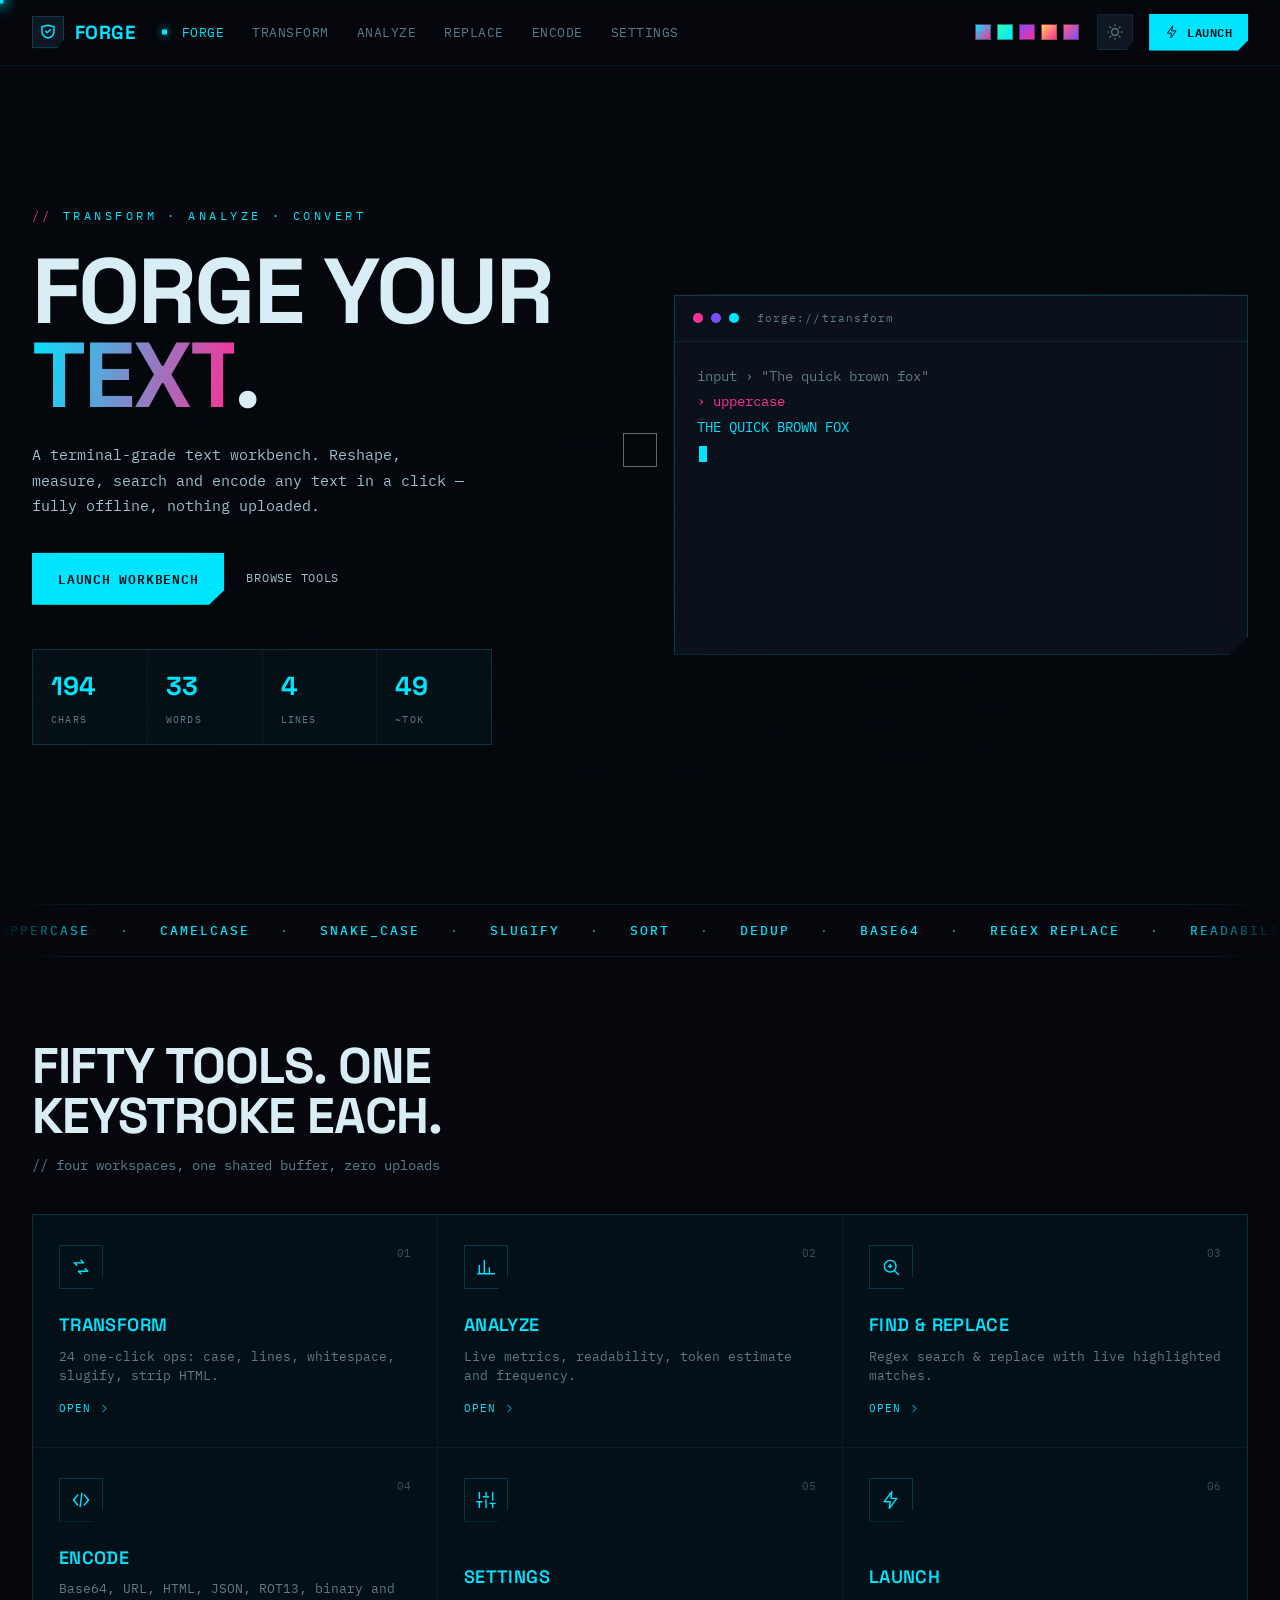
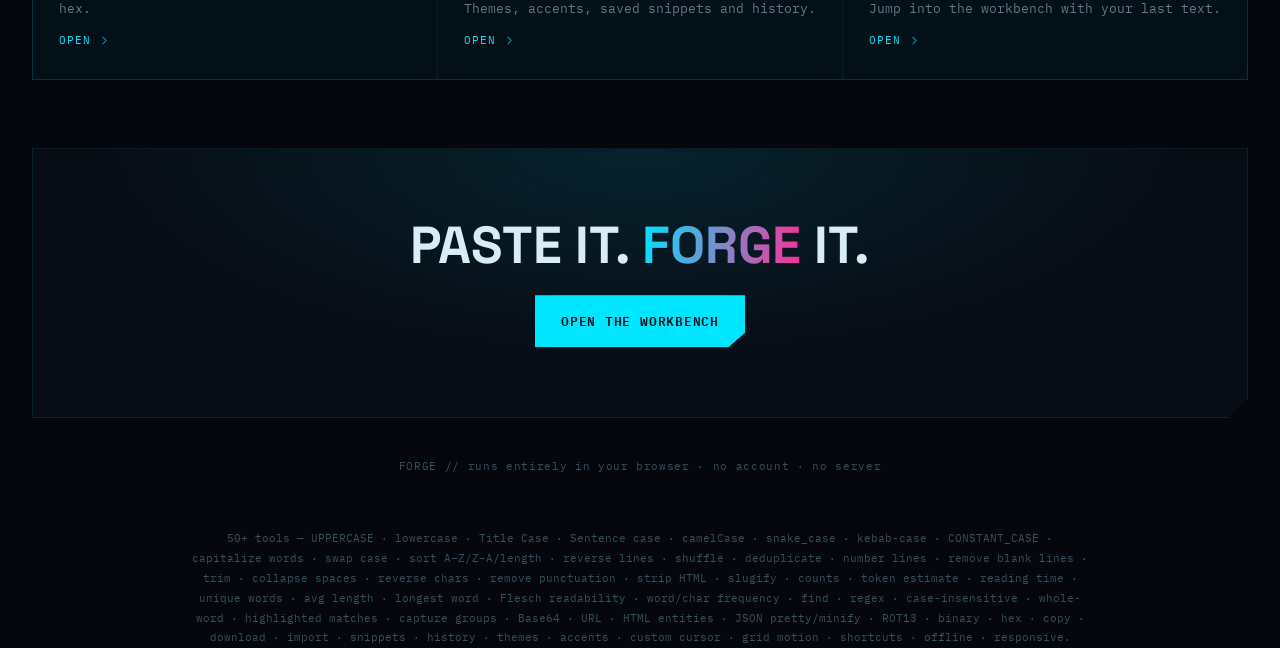
<file: index.html>
<!doctype html><html lang="en" data-theme="dark"><head>
<meta charset="utf-8"><meta name="viewport" content="width=device-width,initial-scale=1,viewport-fit=cover">
<title>Forge — text workbench</title>
<meta name="description" content="A terminal-grade text workbench: transform, analyze, find & replace and encode/convert text. 50+ tools, fully offline in your browser.">
<link rel="preconnect" href="https://fonts.googleapis.com"><link rel="preconnect" href="https://fonts.gstatic.com" crossorigin>
<link rel="stylesheet" href="https://fonts.googleapis.com/css2?family=Space+Grotesk:wght@500;600;700&family=IBM+Plex+Mono:wght@400;500;600&display=swap">
<link rel="stylesheet" href="forge.css">
<style>
.home{position:relative;z-index:3}
.hero2{min-height:calc(100vh - 62px);display:flex;align-items:center;padding:20px 0 40px}
.hero2-in{max-width:1280px;margin:0 auto;padding:0 32px;display:grid;grid-template-columns:1.02fr .98fr;gap:44px;align-items:center;width:100%}
@media(max-width:980px){.hero2-in{grid-template-columns:1fr;gap:28px;padding:0 20px}.hero2{min-height:auto;padding:36px 0}}
.kicker{display:inline-flex;align-items:center;gap:10px;font-family:var(--mono);font-size:11.5px;letter-spacing:.3em;text-transform:uppercase;color:var(--acc);margin-bottom:24px}
.kicker::before{content:"//";color:var(--acc2)}
.hero2 h1{font-family:var(--disp);font-weight:700;font-size:clamp(46px,7.2vw,104px);line-height:.92;letter-spacing:-.02em;text-transform:uppercase}
.hero2 h1 .g{color:transparent;background:linear-gradient(100deg,var(--acc),var(--acc2));-webkit-background-clip:text;background-clip:text}
.hero2 p{margin-top:24px;max-width:440px;font-size:15px;line-height:1.7;color:var(--ink2)}
.cta-row{margin-top:34px;display:flex;align-items:center;gap:14px;flex-wrap:wrap}
.btn-xl{display:inline-flex;align-items:center;gap:11px;background:var(--acc);color:#021018;font-family:var(--mono);font-weight:600;font-size:13px;letter-spacing:.06em;text-transform:uppercase;padding:16px 26px;clip-path:polygon(0 0,100% 0,100% 72%,92% 100%,0 100%);box-shadow:0 0 30px -8px var(--acc);transition:transform .3s}
.btn-xl:hover{transform:translateY(-2px)}
.btn-ghost{color:var(--ink2);font-family:var(--mono);font-size:12px;letter-spacing:.06em;text-transform:uppercase;padding:14px 8px}
.btn-ghost:hover{color:var(--acc)}
.metastrip{margin-top:44px;display:flex;gap:1px;background:var(--hair);border:1px solid var(--hair);max-width:460px}
.metastrip .m{flex:1;padding:16px 18px;background:color-mix(in srgb,var(--bg) 60%,transparent)}
.metastrip .m .n{font-family:var(--disp);font-weight:700;font-size:26px;color:var(--acc)}
.metastrip .m .l{font-family:var(--mono);font-size:10px;letter-spacing:.12em;text-transform:uppercase;color:var(--mut);margin-top:6px}
/* terminal visual */
.term{position:relative;background:var(--panelsolid);border:1px solid var(--glassbrd);box-shadow:0 0 60px -20px var(--acc);clip-path:polygon(0 0,100% 0,100% calc(100% - 18px),calc(100% - 18px) 100%,0 100%);min-height:360px}
.term .tbar{display:flex;align-items:center;gap:8px;padding:14px 18px;border-bottom:1px solid var(--hair)}
.term .tbar i{width:10px;height:10px;border-radius:50%;background:var(--panel2);border:1px solid var(--hair)}
.term .tbar i:first-child{background:var(--acc2)}.term .tbar i:nth-child(2){background:var(--amb)}.term .tbar i:nth-child(3){background:var(--acc)}
.term .tbar span{margin-left:10px;font-family:var(--mono);font-size:11px;color:var(--mut);letter-spacing:.1em}
.term .tbody{padding:22px;font-family:var(--mono);font-size:13.5px;line-height:1.9}
.term .tin{color:var(--mut)}
.term .top{color:var(--acc2)}
.term .tout{color:var(--acc)}
.term .cur{display:inline-block;width:8px;height:16px;background:var(--acc);vertical-align:text-bottom;animation:blink 1s step-end infinite;margin-left:2px}
@keyframes blink{50%{opacity:0}}
.marquee2{border-top:1px solid var(--hair);border-bottom:1px solid var(--hair);overflow:hidden;padding:16px 0;-webkit-mask:linear-gradient(90deg,transparent,#000 8%,#000 92%,transparent)}
.marq-track{display:flex;width:max-content;animation:marq 26s linear infinite;font-family:var(--mono);font-size:12.5px;letter-spacing:.16em;text-transform:uppercase;color:var(--mut)}
.marq-track span{display:flex;align-items:center;gap:30px;padding-right:30px}
.marq-track b{color:var(--acc);font-weight:500}
@keyframes marq{to{transform:translateX(-50%)}}
@media(prefers-reduced-motion:reduce){.marq-track{animation:none}}
.feat2{max-width:1280px;margin:0 auto;padding:84px 32px 40px}
@media(max-width:980px){.feat2{padding:52px 20px 20px}}
.feat2-head{margin-bottom:38px;max-width:620px}
.feat2-head h2{font-family:var(--disp);font-weight:700;font-size:clamp(28px,4.2vw,50px);line-height:1;letter-spacing:-.02em;text-transform:uppercase}
.feat2-head p{color:var(--mut);font-size:13.5px;margin-top:14px;font-family:var(--mono)}
.feat2-grid{display:grid;grid-template-columns:repeat(3,1fr);gap:1px;background:var(--hair);border:1px solid var(--hair)}
@media(max-width:820px){.feat2-grid{grid-template-columns:1fr 1fr}}
@media(max-width:520px){.feat2-grid{grid-template-columns:1fr}}
.fcell{position:relative;padding:30px 26px;background:color-mix(in srgb,var(--bg) 60%,transparent);backdrop-filter:var(--glass);min-height:210px;display:flex;flex-direction:column;transition:background .35s}
.fcell:hover{background:#00e5ff0a}
.fcell .fi{width:44px;height:44px;display:grid;place-items:center;color:var(--acc);border:1px solid var(--glassbrd);margin-bottom:auto;clip-path:polygon(0 0,100% 0,100% 72%,78% 100%,0 100%)}
.fcell .fx{position:absolute;top:30px;right:26px;font-family:var(--mono);font-size:11px;color:var(--dim)}
.fcell h3{font-family:var(--disp);font-weight:600;font-size:18px;text-transform:uppercase;letter-spacing:.02em;margin-top:22px}
.fcell p{color:var(--mut);font-size:12.5px;line-height:1.55;margin-top:8px}
.fcell .go{font-family:var(--mono);font-size:11px;letter-spacing:.08em;text-transform:uppercase;color:var(--acc);margin-top:14px;display:flex;align-items:center;gap:7px}
.fcell .go .ic{transition:transform .35s}.fcell:hover .go .ic{transform:translateX(5px)}
.cta2{max-width:1280px;margin:28px auto 0;padding:0 32px}
.cta2-in{position:relative;overflow:hidden;border:1px solid var(--hair);padding:70px 40px;text-align:center;background:var(--panel);backdrop-filter:var(--glass);clip-path:polygon(0 0,100% 0,100% calc(100% - 20px),calc(100% - 20px) 100%,0 100%)}
.cta2-in::before{content:"";position:absolute;inset:0;background:radial-gradient(80% 140% at 50% 0%,#00e5ff1c,transparent 60%)}
.cta2-in h2{position:relative;font-family:var(--disp);font-weight:700;font-size:clamp(28px,4.4vw,52px);line-height:1;text-transform:uppercase}
.cta2-in h2 .g{color:transparent;background:linear-gradient(100deg,var(--acc),var(--acc2));-webkit-background-clip:text;background-clip:text}
.cta2-in .btn-xl{position:relative;margin-top:24px}
.feat{padding-top:40px}
</style>
</head><body>
<div id="topbar"></div>
<main class="home">
  <section class="hero2">
    <div class="hero2-in">
      <div class="hero2-copy reveal">
        <div class="kicker">transform · analyze · convert</div>
        <h1>Forge your <span class="g">text</span>.</h1>
        <p>A terminal-grade text workbench. Reshape, measure, search and encode any text in a click — fully offline, nothing uploaded.</p>
        <div class="cta-row"><a class="btn-xl" href="transform.html" data-mag>Launch workbench</a><a class="btn-ghost" href="analyze.html">browse tools</a></div>
        <div class="metastrip" id="meta"></div>
      </div>
      <div class="hero2-visual reveal">
        <div class="term"><div class="tbar"><i></i><i></i><i></i><span>forge://transform</span></div>
          <div class="tbody"><div class="tin">input › "The quick brown fox"</div><div class="top" id="tOp">› uppercase</div><div class="tout" id="tOut"></div><span class="cur"></span></div>
        </div>
      </div>
    </div>
  </section>
  <div class="marquee2"><div class="marq-track" id="marq"></div></div>
  <section class="feat2">
    <div class="feat2-head reveal"><h2>Fifty tools. One keystroke each.</h2><p>// four workspaces, one shared buffer, zero uploads</p></div>
    <div class="feat2-grid" id="fgrid"></div>
  </section>
  <section class="cta2"><div class="cta2-in reveal"><h2>Paste it. <span class="g">Forge</span> it.</h2><a class="btn-xl" href="transform.html" data-mag>Open the workbench</a></div></section>
  <div class="foot">FORGE // runs entirely in your browser · no account · no server</div>
  <div class="feat" id="featlist"></div>
</main>
<script src="forge.js"></script>
<script>
window.initPage=function(){
  const a=analyzeText(S.last||'');
  $('meta').innerHTML=[['chars',a.chars],['words',a.words],['lines',a.lines],['~tok',a.tokens]].map(([l,n])=>'<div class="m"><div class="n">'+n+'</div><div class="l">'+l+'</div></div>').join('');
  const names=['UPPERCASE','camelCase','snake_case','slugify','sort','dedup','Base64','regex replace','readability','ROT13','hex','strip HTML'];
  $('marq').innerHTML='<span>'+names.map(t=>'<b>'+t+'</b>').join(' · ')+' · </span><span>'+names.map(t=>'<b>'+t+'</b>').join(' · ')+' · </span>';
  const F=[['transform.html','transform','Transform','24 one-click ops: case, lines, whitespace, slugify, strip HTML.'],['analyze.html','analyze','Analyze','Live metrics, readability, token estimate and frequency.'],['replace.html','replace','Find & Replace','Regex search & replace with live highlighted matches.'],['encode.html','encode','Encode','Base64, URL, HTML, JSON, ROT13, binary and hex.'],['settings.html','settings','Settings','Themes, accents, saved snippets and history.'],['transform.html','bolt','Launch','Jump into the workbench with your last text.']];
  $('fgrid').innerHTML=F.map(([h,ic,t,d],i)=>'<a class="fcell" href="'+h+'"><div class="fi">'+icon(ic,20)+'</div><div class="fx">0'+(i+1)+'</div><h3>'+t+'</h3><p>'+d+'</p><div class="go">Open '+icon('chevron',13)+'</div></a>').join('');
  $('featlist').textContent='50+ tools — UPPERCASE · lowercase · Title Case · Sentence case · camelCase · snake_case · kebab-case · CONSTANT_CASE · capitalize words · swap case · sort A–Z/Z–A/length · reverse lines · shuffle · deduplicate · number lines · remove blank lines · trim · collapse spaces · reverse chars · remove punctuation · strip HTML · slugify · counts · token estimate · reading time · unique words · avg length · longest word · Flesch readability · word/char frequency · find · regex · case-insensitive · whole-word · highlighted matches · capture groups · Base64 · URL · HTML entities · JSON pretty/minify · ROT13 · binary · hex · copy · download · import · snippets · history · themes · accents · custom cursor · grid motion · shortcuts · offline · responsive.';
  runTerminal();
};
function runTerminal(){const ops=[['uppercase','upper'],['camelCase','camel'],['snake_case','snake'],['slugify','slug'],['CONSTANT_CASE','constant'],['reverse characters','revChars'],['Base64 encode',null]];
  const base='The quick brown fox';let idx=0;const reduceM=matchMedia('(prefers-reduced-motion: reduce)').matches;
  function show(text){const out=$('tOut');if(!out)return;if(reduceM){out.textContent=text;return;}out.textContent='';let i=0;(function type(){if(i<=text.length){out.textContent=text.slice(0,i);i++;setTimeout(type,18);}})();}
  function cycle(){const [label,id]=ops[idx%ops.length];const op=$('tOp');if(op)op.textContent='› '+label;const res=id?TFMAP[id].fn(base):CONV.b64enc(base);show(res);idx++;}
  cycle();if(!reduceM)setInterval(cycle,2600);
}
</script>
</body></html>
</file>
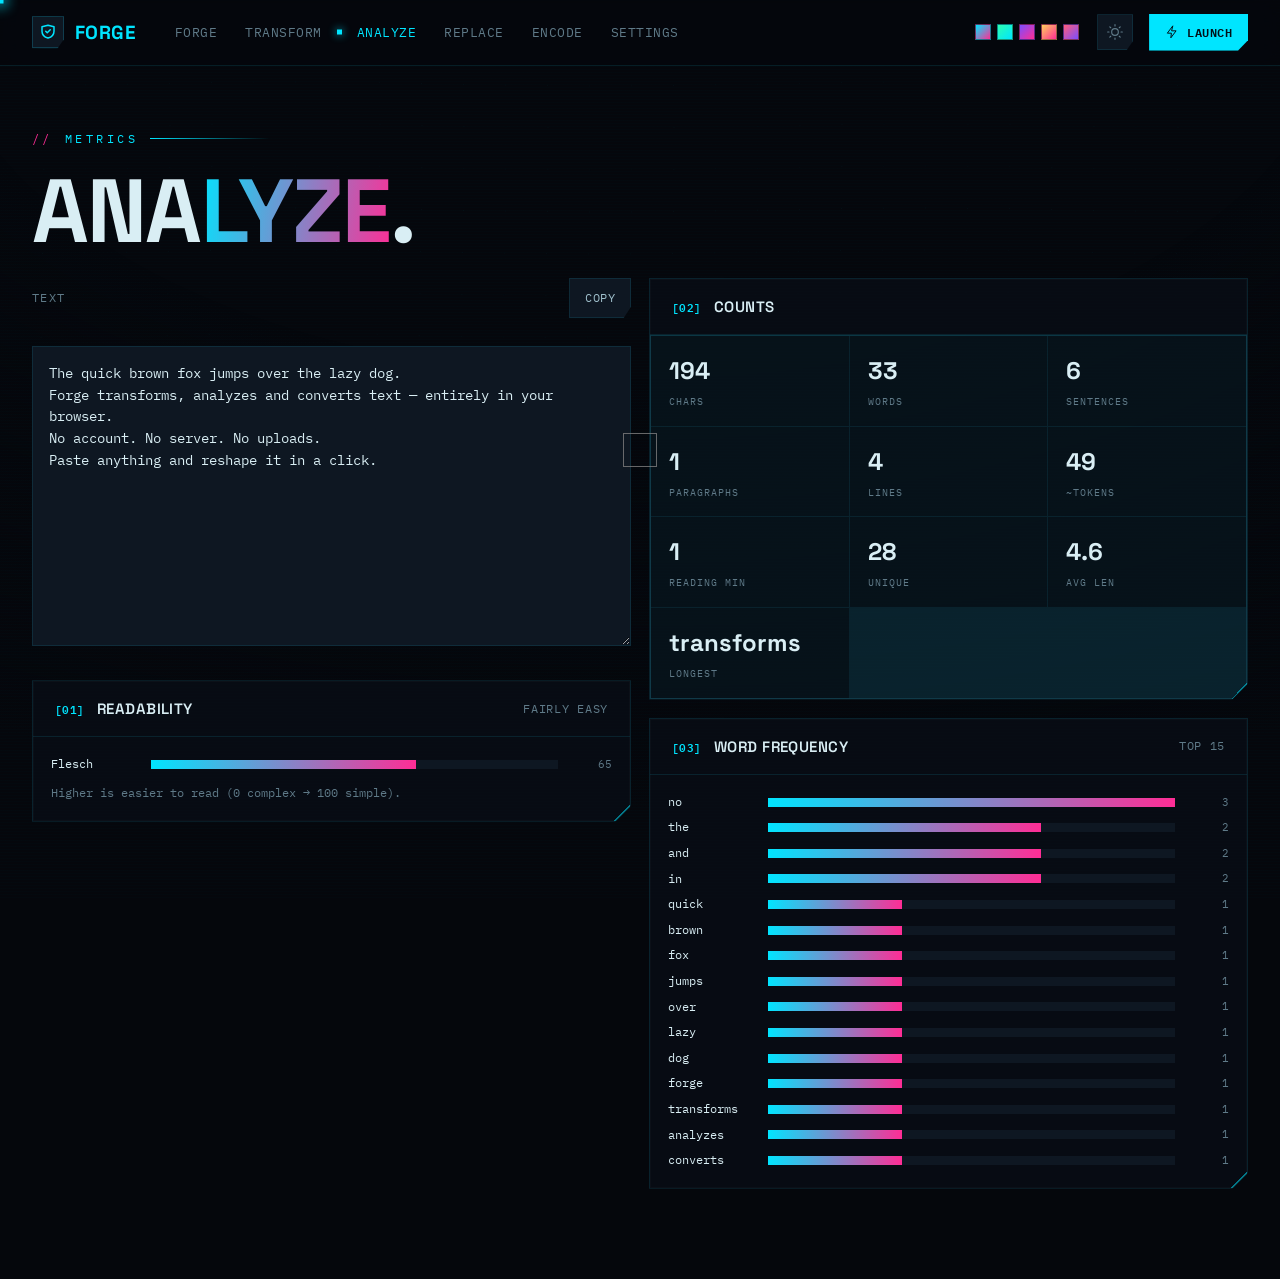
<file: analyze.html>
<!doctype html><html lang="en" data-theme="dark"><head>
<meta charset="utf-8"><meta name="viewport" content="width=device-width,initial-scale=1,viewport-fit=cover">
<title>Forge — Analyze</title>
<meta name="description" content="Live text metrics: counts, readability, token estimate and frequency tables.">
<link rel="preconnect" href="https://fonts.googleapis.com"><link rel="preconnect" href="https://fonts.gstatic.com" crossorigin>
<link rel="stylesheet" href="https://fonts.googleapis.com/css2?family=Space+Grotesk:wght@500;600;700&family=IBM+Plex+Mono:wght@400;500;600&display=swap">
<link rel="stylesheet" href="forge.css">
</head><body>
<div id="topbar"></div>
<main class="shell"><div class="page">
  <section class="phead" style="padding-bottom:24px">
    <div class="eyebrow">metrics</div>
    <h1>Ana<span class="g">lyze</span>.</h1>
  </section>
  <div class="grid2">
    <div class="col">
      <div class="panelhead"><span class="t">Text</span><div class="acts"><button class="btn" id="cp" data-press>Copy</button></div></div>
      <textarea class="ta" id="inp" placeholder="Paste text to analyze…"></textarea>
      <section class="card" style="margin-top:16px"><div class="ch"><h2>Readability</h2><span class="k" id="fleschLabel"></span></div>
        <div style="padding:18px"><div class="frow"><span class="w">Flesch</span><span class="b"><i id="fleschBar" style="width:0"></i></span><span class="v" id="fleschV">0</span></div>
        <div class="sd" style="color:var(--mut);font-size:12px;margin-top:10px;font-family:var(--mono)" id="fleschDesc"></div></div>
      </section>
    </div>
    <div class="col">
      <section class="card"><div class="ch"><h2>Counts</h2></div><div style="padding:0"><div class="metrics" id="metrics"></div></div></section>
      <section class="card"><div class="ch"><h2>Word frequency</h2><span class="k">top 15</span></div><div style="padding:18px"><div class="freq" id="freq"></div></div></section>
    </div>
  </div>
</div></main>
<script src="forge.js"></script>
<script>
function render(){const s=$('inp').value;const a=analyzeText(s);
  $('metrics').innerHTML=[['chars',a.chars],['words',a.words],['sentences',a.sentences],['paragraphs',a.paragraphs],['lines',a.lines],['~tokens',a.tokens],['reading min',a.reading],['unique',a.unique],['avg len',a.avg],['longest',a.longest||'—'],['','']].filter(x=>x[0]).map(([l,n])=>'<div class="metric"><div class="n">'+n+'</div><div class="l">'+l+'</div></div>').join('');
  $('fleschV').textContent=a.flesch;const fl=['very hard','hard','fairly hard','standard','fairly easy','easy','very easy'][Math.min(6,Math.floor(a.flesch/15))];
  $('fleschLabel').textContent=fl;$('fleschDesc').textContent='Higher is easier to read (0 complex → 100 simple).';
  requestAnimationFrame(()=>{$('fleschBar').style.width=a.flesch+'%';});
  const fq=wordFreq(s,15);const max=fq[0]?fq[0][1]:1;
  $('freq').innerHTML=fq.length?fq.map(([w,c])=>'<div class="frow"><span class="w">'+esc(w)+'</span><span class="b"><i style="width:0" data-w="'+Math.round(c/max*100)+'%"></i></span><span class="v">'+c+'</span></div>').join(''):'<div class="empty">No words yet.</div>';
  requestAnimationFrame(()=>document.querySelectorAll('#freq .b i').forEach(i=>i.style.width=i.dataset.w));
}
window.initPage=function(){
  $('inp').value=S.last||'';
  $('inp').addEventListener('input',()=>{S.last=$('inp').value;save();render();});
  $('cp').onclick=()=>copyText($('inp').value,'Text copied');
  render();
};
</script>
</body></html>
</file>
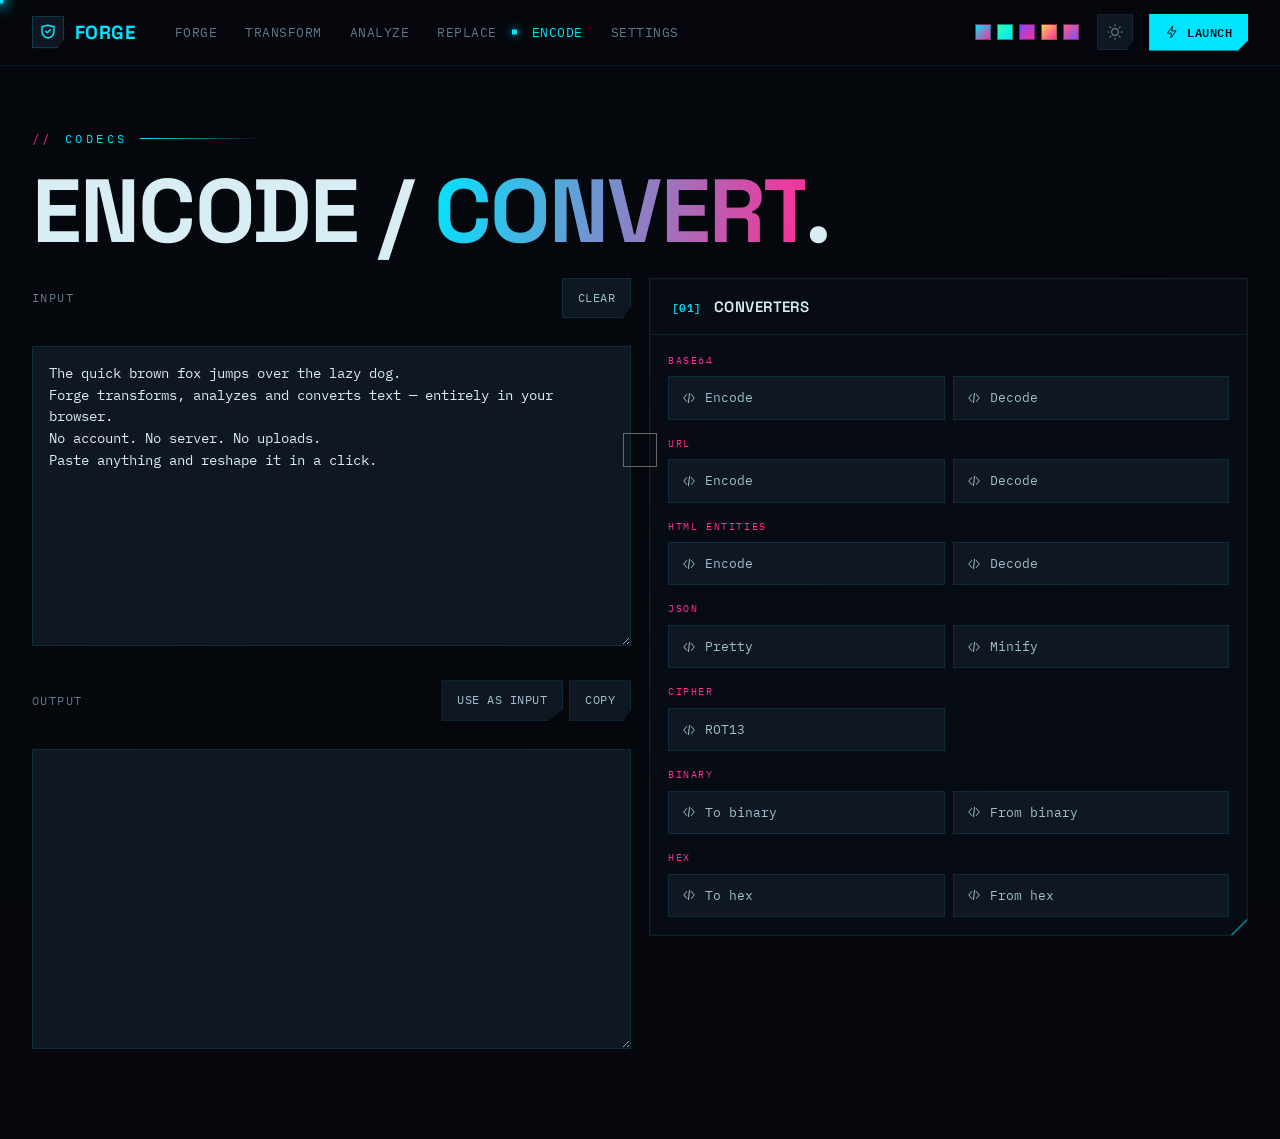
<file: encode.html>
<!doctype html><html lang="en" data-theme="dark"><head>
<meta charset="utf-8"><meta name="viewport" content="width=device-width,initial-scale=1,viewport-fit=cover">
<title>Forge — Encode / Convert</title>
<meta name="description" content="Base64, URL, HTML entities, JSON, ROT13, binary and hex — encode and decode.">
<link rel="preconnect" href="https://fonts.googleapis.com"><link rel="preconnect" href="https://fonts.gstatic.com" crossorigin>
<link rel="stylesheet" href="https://fonts.googleapis.com/css2?family=Space+Grotesk:wght@500;600;700&family=IBM+Plex+Mono:wght@400;500;600&display=swap">
<link rel="stylesheet" href="forge.css">
</head><body>
<div id="topbar"></div>
<main class="shell"><div class="page">
  <section class="phead" style="padding-bottom:24px">
    <div class="eyebrow">codecs</div>
    <h1>Encode / <span class="g">convert</span>.</h1>
  </section>
  <div class="grid2">
    <div class="col">
      <div class="panelhead"><span class="t">Input</span><div class="acts"><button class="btn" id="clr" data-press>Clear</button></div></div>
      <textarea class="ta" id="inp" placeholder="Paste text or encoded data…"></textarea>
      <div class="panelhead" style="margin-top:16px"><span class="t">Output</span><div class="acts"><button class="btn" id="chain" data-press>Use as input</button><button class="btn" id="cp" data-press>Copy</button></div></div>
      <textarea class="ta out" id="out" readonly></textarea>
    </div>
    <div class="col">
      <section class="card"><div class="ch"><h2>Converters</h2></div><div style="padding:18px"><div id="convs"></div></div></section>
    </div>
  </div>
</div></main>
<script src="forge.js"></script>
<script>
const GROUPS=[
 ['Base64',[['b64enc','Encode'],['b64dec','Decode']]],
 ['URL',[['urlenc','Encode'],['urldec','Decode']]],
 ['HTML entities',[['htmlenc','Encode'],['htmldec','Decode']]],
 ['JSON',[['jsonpretty','Pretty'],['jsonmin','Minify']]],
 ['Cipher',[['rot13','ROT13']]],
 ['Binary',[['tobin','To binary'],['frombin','From binary']]],
 ['Hex',[['tohex','To hex'],['fromhex','From hex']]]
];
window.initPage=function(){
  $('inp').value=S.last||'';
  $('inp').addEventListener('input',()=>{S.last=$('inp').value;save();});
  $('convs').innerHTML=GROUPS.map(([cat,ops])=>'<div class="opcat">'+cat+'</div><div class="ops">'+ops.map(([id,label])=>'<button class="op" data-id="'+id+'" data-press>'+icon('encode',14)+label+'</button>').join('')+'</div>').join('');
  $('convs').querySelectorAll('.op').forEach(b=>b.onclick=()=>{$('out').value=CONV[b.dataset.id]($('inp').value);pushHistory(b.dataset.id);});
  $('chain').onclick=()=>{if($('out').value){$('inp').value=$('out').value;S.last=$('inp').value;save();toast('Chained');}};
  $('cp').onclick=()=>copyText($('out').value,'Output copied');
  $('clr').onclick=()=>{$('inp').value='';$('out').value='';S.last='';save();};
};
</script>
</body></html>
</file>
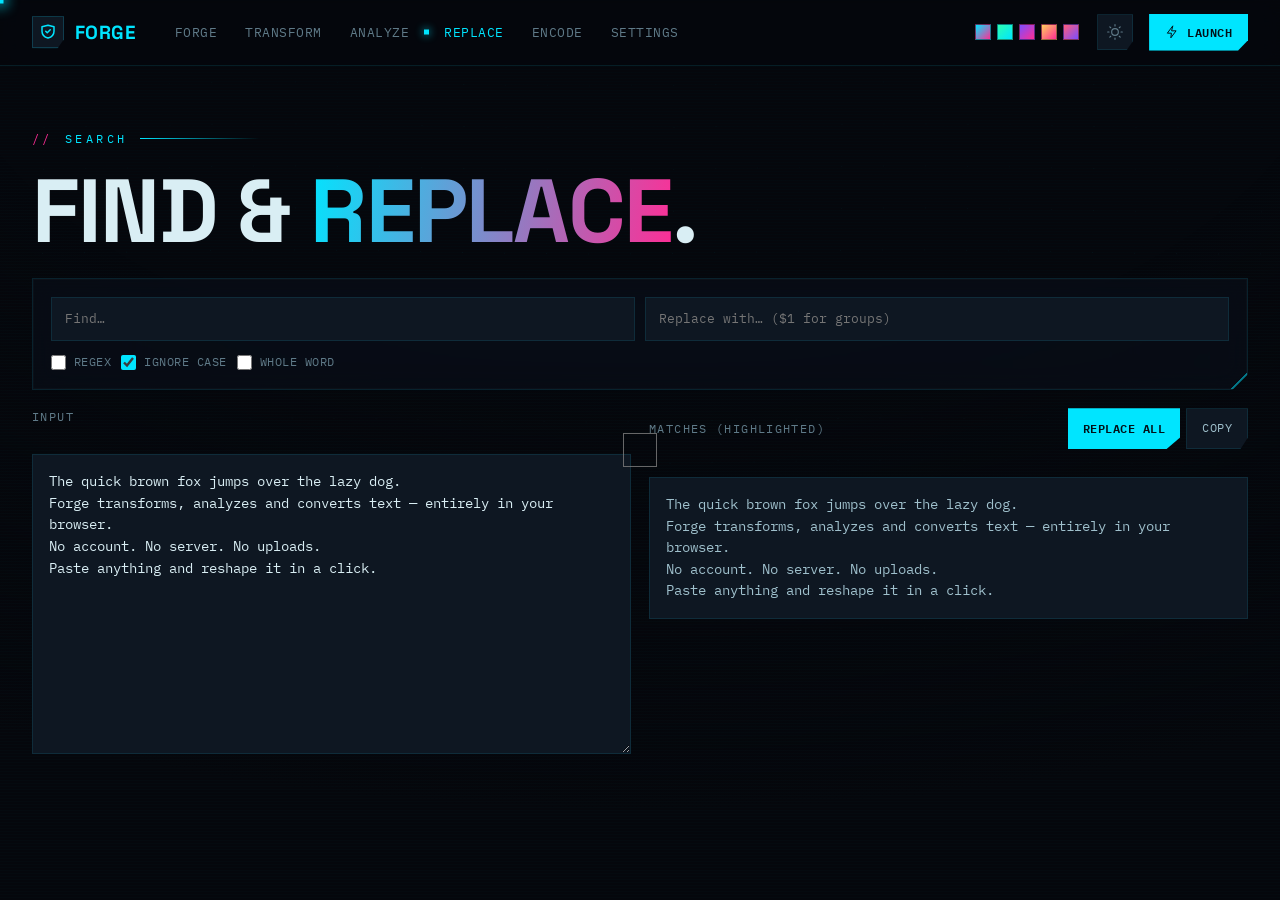
<file: replace.html>
<!doctype html><html lang="en" data-theme="dark"><head>
<meta charset="utf-8"><meta name="viewport" content="width=device-width,initial-scale=1,viewport-fit=cover">
<title>Forge — Find & Replace</title>
<meta name="description" content="Regex-powered find and replace with live highlighted matches and capture groups.">
<link rel="preconnect" href="https://fonts.googleapis.com"><link rel="preconnect" href="https://fonts.gstatic.com" crossorigin>
<link rel="stylesheet" href="https://fonts.googleapis.com/css2?family=Space+Grotesk:wght@500;600;700&family=IBM+Plex+Mono:wght@400;500;600&display=swap">
<link rel="stylesheet" href="forge.css">
</head><body>
<div id="topbar"></div>
<main class="shell"><div class="page">
  <section class="phead" style="padding-bottom:24px">
    <div class="eyebrow">search</div>
    <h1>Find &amp; <span class="g">replace</span>.</h1>
  </section>
  <section class="card" style="margin-bottom:18px"><div style="padding:18px">
    <div class="row">
      <input class="inp" id="find" placeholder="Find…" style="flex:1;min-width:160px">
      <input class="inp" id="repl" placeholder="Replace with… ($1 for groups)" style="flex:1;min-width:160px">
    </div>
    <div class="row" style="margin-top:12px">
      <label class="chk"><input type="checkbox" id="regex"> Regex</label>
      <label class="chk"><input type="checkbox" id="ci" checked> Ignore case</label>
      <label class="chk"><input type="checkbox" id="whole"> Whole word</label>
      <span class="k" id="matchCount" style="margin-left:auto;font-family:var(--mono);font-size:12px;color:var(--acc)"></span>
    </div>
  </div></section>
  <div class="grid2">
    <div class="col">
      <div class="panelhead"><span class="t">Input</span></div>
      <textarea class="ta" id="inp" placeholder="Paste text…"></textarea>
    </div>
    <div class="col">
      <div class="panelhead"><span class="t">Matches (highlighted)</span><div class="acts"><button class="btn primary" id="doReplace" data-press>Replace all</button><button class="btn" id="cp" data-press>Copy</button></div></div>
      <div class="hl" id="preview"></div>
    </div>
  </div>
</div></main>
<script src="forge.js"></script>
<script>
function buildRegex(){let f=$('find').value;if(!f)return null;const flags='g'+($('ci').checked?'i':'');
  if($('regex').checked){try{return new RegExp(f,flags);}catch(e){return 'ERR';}}
  f=f.replace(/[.*+?^${}()|[\]\\]/g,'\\$&');if($('whole').checked)f='\\b'+f+'\\b';return new RegExp(f,flags);}
function render(){const s=$('inp').value;const re=buildRegex();
  if(re==='ERR'){$('preview').innerHTML='<span style="color:var(--rose)">Invalid regular expression</span>';$('matchCount').textContent='';return;}
  if(!re){$('preview').innerHTML=esc(s);$('matchCount').textContent='';return;}
  let count=0;const html=esc(s).replace(new RegExp(re.source,re.flags),m=>{count++;return '<mark>'+m+'</mark>';});
  $('preview').innerHTML=html||'<span style="color:var(--mut)">No text</span>';$('matchCount').textContent=count+' match'+(count===1?'':'es');
}
window.initPage=function(){
  $('inp').value=S.last||'';
  ['input'].forEach(ev=>$('inp').addEventListener(ev,()=>{S.last=$('inp').value;save();render();}));
  ['find','repl'].forEach(id=>$(id).addEventListener('input',render));
  ['regex','ci','whole'].forEach(id=>$(id).addEventListener('change',render));
  $('doReplace').onclick=()=>{const re=buildRegex();if(!re||re==='ERR'){toast('Enter a valid pattern');return;}const out=$('inp').value.replace(new RegExp(re.source,re.flags),$('repl').value);$('inp').value=out;S.last=out;save();render();toast('Replaced');};
  $('cp').onclick=()=>copyText($('inp').value,'Text copied');
  render();
};
</script>
</body></html>
</file>
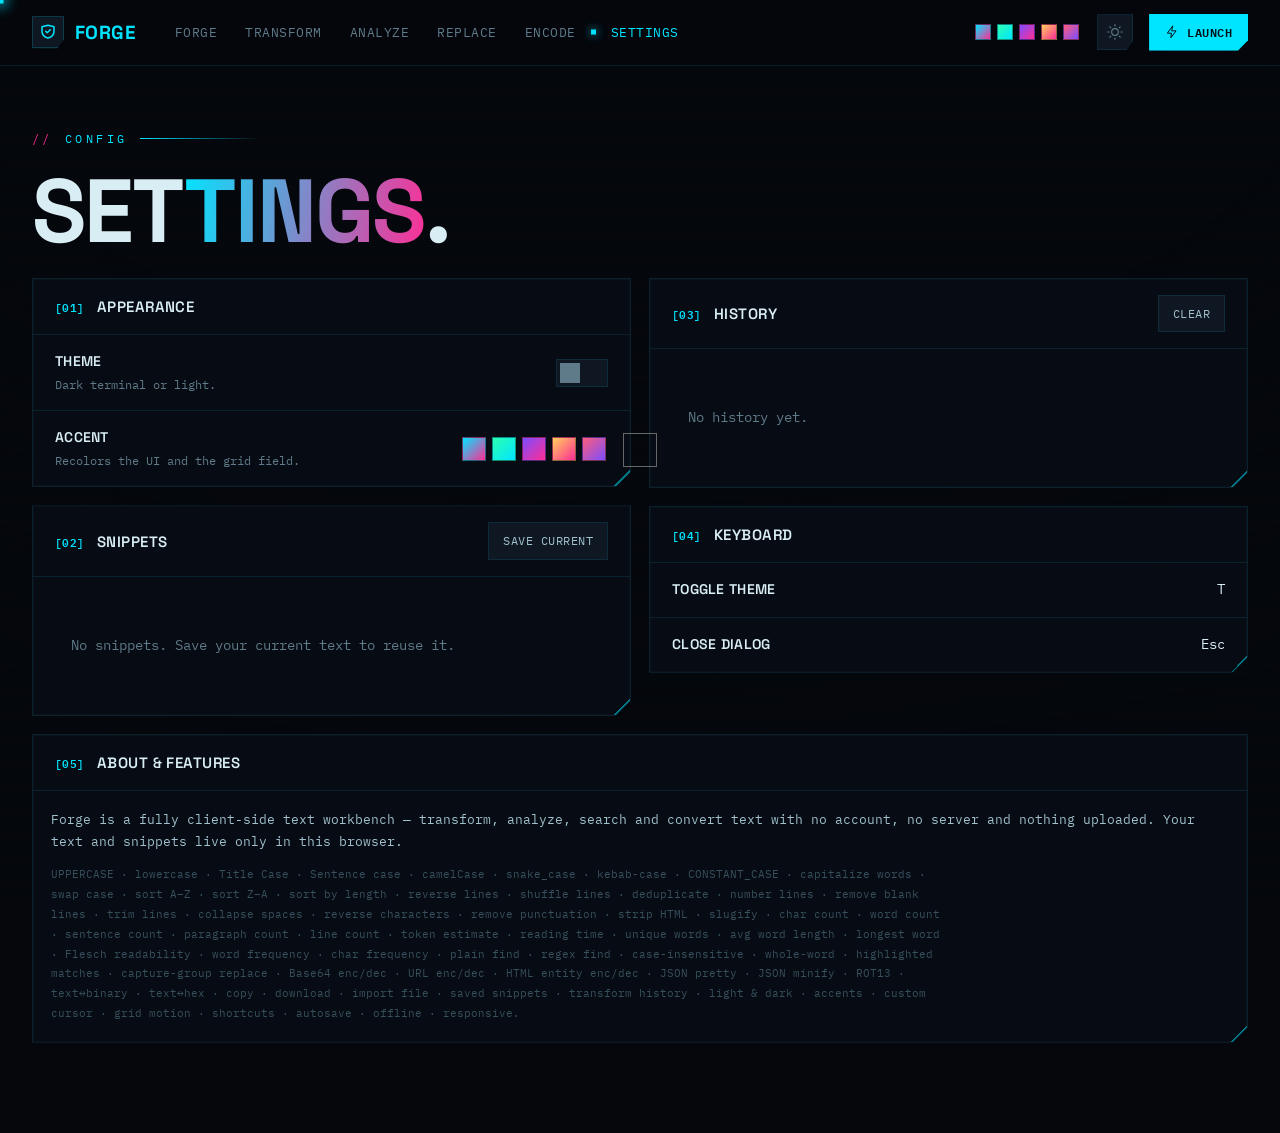
<file: settings.html>
<!doctype html><html lang="en" data-theme="dark"><head>
<meta charset="utf-8"><meta name="viewport" content="width=device-width,initial-scale=1,viewport-fit=cover">
<title>Forge — Settings</title>
<meta name="description" content="Theme, accent, saved snippets, transform history and the full feature list.">
<link rel="preconnect" href="https://fonts.googleapis.com"><link rel="preconnect" href="https://fonts.gstatic.com" crossorigin>
<link rel="stylesheet" href="https://fonts.googleapis.com/css2?family=Space+Grotesk:wght@500;600;700&family=IBM+Plex+Mono:wght@400;500;600&display=swap">
<link rel="stylesheet" href="forge.css">
</head><body>
<div id="topbar"></div>
<main class="shell"><div class="page">
  <section class="phead" style="padding-bottom:24px">
    <div class="eyebrow">config</div>
    <h1>Set<span class="g">tings</span>.</h1>
  </section>
  <div class="grid2">
    <div class="col">
      <section class="card"><div class="ch"><h2>Appearance</h2></div>
        <div class="setrow"><div><div class="si">Theme</div><div class="sd">Dark terminal or light.</div></div><button class="toggle" id="themeToggle"></button></div>
        <div class="setrow"><div><div class="si">Accent</div><div class="sd">Recolors the UI and the grid field.</div></div><div class="accents" id="accents2"></div></div>
      </section>
      <section class="card"><div class="ch"><h2>Snippets</h2><span class="k"><button class="ghost" id="saveSnip" data-press>Save current</button></span></div>
        <div style="padding:18px"><div class="chiplist" id="snips"></div></div>
      </section>
    </div>
    <div class="col">
      <section class="card"><div class="ch"><h2>History</h2><span class="k"><button class="ghost" id="clrHist" data-press>Clear</button></span></div>
        <div style="padding:18px"><div class="chiplist" id="hist"></div></div>
      </section>
      <section class="card"><div class="ch"><h2>Keyboard</h2></div>
        <div class="setrow"><div class="si">Toggle theme</div><span class="k">T</span></div>
        <div class="setrow"><div class="si">Close dialog</div><span class="k">Esc</span></div>
      </section>
    </div>
  </div>
  <section class="card" style="margin-top:18px"><div class="ch"><h2>About &amp; features</h2></div>
    <div style="padding:18px"><p style="color:var(--ink2);line-height:1.7;margin-bottom:12px;font-size:13px">Forge is a fully client-side text workbench — transform, analyze, search and convert text with no account, no server and nothing uploaded. Your text and snippets live only in this browser.</p><div class="feat" id="featlist" style="text-align:left;margin:0"></div></div>
  </section>
</div></main>
<script src="forge.js"></script>
<script>
function renderSnips(){$('snips').innerHTML=S.snippets.length?S.snippets.map((s,i)=>'<div class="chip" data-i="'+i+'"><span class="w">'+esc((s.name||s.text).slice(0,28))+'</span><span class="rm">'+icon('close',12)+'</span></div>').join(''):'<div class="empty">No snippets. Save your current text to reuse it.</div>';
  $('snips').querySelectorAll('.chip').forEach(c=>{const i=+c.dataset.i;c.querySelector('.w').onclick=()=>{S.last=S.snippets[i].text;save();toast('Loaded into workbench');location.href='transform.html';};c.querySelector('.rm').onclick=e=>{e.stopPropagation();S.snippets.splice(i,1);save();renderSnips();};});}
function renderHist(){$('hist').innerHTML=S.history.length?S.history.slice(0,24).map(h=>'<div class="chip"><span class="w">'+esc(h.label)+'</span></div>').join(''):'<div class="empty">No history yet.</div>';}
window.initPage=function(){
  $('themeToggle').classList.toggle('on',S.settings.theme==='light');
  $('themeToggle').onclick=()=>{toggleTheme();$('themeToggle').classList.toggle('on',S.settings.theme==='light');};
  $('accents2').innerHTML=ACCS.map(([a,b])=>'<button class="ad'+(a===S.settings.accent?' on':'')+'" data-a="'+a+'" data-press style="width:24px;height:24px;background:linear-gradient(135deg,'+a+','+b+')"></button>').join('');
  $('accents2').querySelectorAll('.ad').forEach(btn=>btn.onclick=()=>setAccent(btn.dataset.a,ACCS.find(x=>x[0]===btn.dataset.a)[1]));
  $('saveSnip').onclick=()=>{const t=(S.last||'').trim();if(!t){toast('No text to save');return;}S.snippets.unshift({name:t.slice(0,24),text:t});S.snippets=S.snippets.slice(0,30);save();renderSnips();toast('Snippet saved');};
  $('clrHist').onclick=()=>{S.history=[];save();renderHist();toast('History cleared');};
  renderSnips();renderHist();
  $('featlist').textContent='UPPERCASE · lowercase · Title Case · Sentence case · camelCase · snake_case · kebab-case · CONSTANT_CASE · capitalize words · swap case · sort A–Z · sort Z–A · sort by length · reverse lines · shuffle lines · deduplicate · number lines · remove blank lines · trim lines · collapse spaces · reverse characters · remove punctuation · strip HTML · slugify · char count · word count · sentence count · paragraph count · line count · token estimate · reading time · unique words · avg word length · longest word · Flesch readability · word frequency · char frequency · plain find · regex find · case-insensitive · whole-word · highlighted matches · capture-group replace · Base64 enc/dec · URL enc/dec · HTML entity enc/dec · JSON pretty · JSON minify · ROT13 · text↔binary · text↔hex · copy · download · import file · saved snippets · transform history · light & dark · accents · custom cursor · grid motion · shortcuts · autosave · offline · responsive.';
};
</script>
</body></html>
</file>
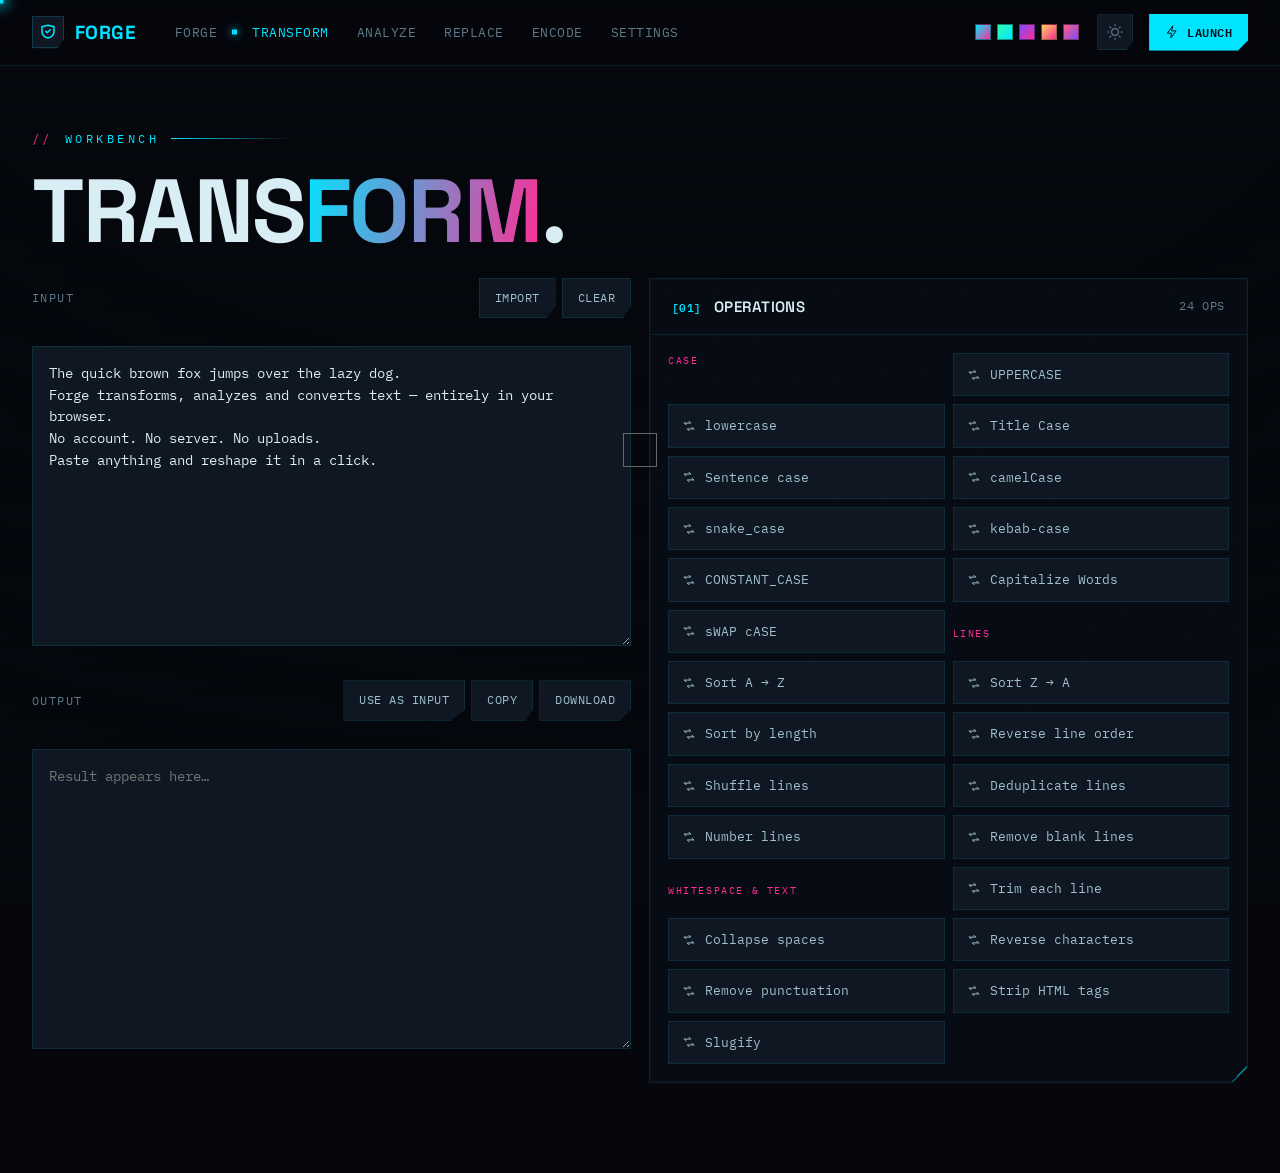
<file: transform.html>
<!doctype html><html lang="en" data-theme="dark"><head>
<meta charset="utf-8"><meta name="viewport" content="width=device-width,initial-scale=1,viewport-fit=cover">
<title>Forge — Transform</title>
<meta name="description" content="24 one-click text transformations: case, lines, whitespace, slugify and more.">
<link rel="preconnect" href="https://fonts.googleapis.com"><link rel="preconnect" href="https://fonts.gstatic.com" crossorigin>
<link rel="stylesheet" href="https://fonts.googleapis.com/css2?family=Space+Grotesk:wght@500;600;700&family=IBM+Plex+Mono:wght@400;500;600&display=swap">
<link rel="stylesheet" href="forge.css">
</head><body>
<div id="topbar"></div>
<main class="shell"><div class="page">
  <section class="phead" style="padding-bottom:24px">
    <div class="eyebrow">workbench</div>
    <h1>Trans<span class="g">form</span>.</h1>
  </section>
  <div class="grid2">
    <div class="col">
      <div class="panelhead"><span class="t">Input</span><div class="acts"><button class="btn" id="imp" data-press>Import</button><button class="btn" id="clr" data-press>Clear</button></div></div>
      <textarea class="ta" id="inp" placeholder="Paste or type text…"></textarea>
      <div class="panelhead" style="margin-top:16px"><span class="t">Output</span><div class="acts"><button class="btn" id="chain" data-press>Use as input</button><button class="btn" id="cp" data-press>Copy</button><button class="btn" id="dlb" data-press>Download</button></div></div>
      <textarea class="ta out" id="out" readonly placeholder="Result appears here…"></textarea>
    </div>
    <div class="col">
      <section class="card"><div class="ch"><h2>Operations</h2><span class="k" id="opcount"></span></div>
        <div style="padding:18px"><div id="ops"></div></div>
      </section>
    </div>
  </div>
  <input type="file" id="file" accept=".txt,.md,text/*" style="display:none">
</div></main>
<script src="forge.js"></script>
<script>
function apply(op){const v=$('inp').value;const r=op.fn(v);$('out').value=r;pushHistory(op.label);}
window.initPage=function(){
  $('inp').value=S.last||'';
  $('inp').addEventListener('input',()=>{S.last=$('inp').value;save();});
  let count=0;const html=TRANSFORMS.map(c=>{count+=c.ops.length;return '<div class="opcat">'+c.cat+'</div>'+c.ops.map(o=>'<button class="op" data-id="'+o.id+'" data-press>'+icon('transform',14)+o.label+'</button>').join('');}).join('');
  $('ops').innerHTML='<div class="ops">'+html+'</div>';
  $('opcount').textContent=count+' ops';
  $('ops').querySelectorAll('.op').forEach(b=>b.onclick=()=>apply(TFMAP[b.dataset.id]));
  $('chain').onclick=()=>{if($('out').value){$('inp').value=$('out').value;S.last=$('inp').value;save();toast('Chained');}};
  $('cp').onclick=()=>copyText($('out').value,'Output copied');
  $('dlb').onclick=()=>{if($('out').value)dl('forge-output.txt','text/plain',$('out').value);};
  $('clr').onclick=()=>{$('inp').value='';$('out').value='';S.last='';save();};
  $('imp').onclick=()=>$('file').click();
  $('file').onchange=e=>{const f=e.target.files[0];if(!f)return;const r=new FileReader();r.onload=()=>{$('inp').value=r.result;S.last=r.result;save();toast('Imported '+f.name);};r.readAsText(f);};
};
</script>
</body></html>
</file>
<file: forge.css>
:root{
  --bg:#05070c;--bg2:#080c14;--panel:rgba(10,16,25,.62);--panelsolid:#0a111b;--panel2:#0e1722;
  --ink:#d9eef4;--ink2:#9fc0cc;--mut:#5f7a88;--dim:#36505c;--hair:#1bd4ff1c;--hair2:#1bd4ff0e;--glassbrd:#1bd4ff33;
  --acc:#00e5ff;--acc2:#ff2d95;--amb:#7c4dff;--grn:#2cffb0;--rose:#ff5d7a;
  --glass:blur(14px) saturate(1.5);
  --disp:'Space Grotesk',system-ui,sans-serif;--mono:'IBM Plex Mono',ui-monospace,monospace;--sans:'IBM Plex Mono',ui-monospace,monospace;
  --r:4px;--r2:6px;--sp:.35s;
}
:root[data-theme="light"]{
  --bg:#eef3f6;--bg2:#e4ebef;--panel:rgba(255,255,255,.72);--panelsolid:#fff;--panel2:#eaf1f4;
  --ink:#0a1a24;--ink2:#30535f;--mut:#5c7682;--dim:#9fb3bb;--hair:#0a9fc81f;--hair2:#0a9fc80d;--glassbrd:#0a9fc840;
}
*{box-sizing:border-box;margin:0;padding:0}
html{scroll-behavior:smooth}
body{color:var(--ink);font-family:var(--sans);font-size:14px;line-height:1.55;min-height:100vh;overflow-x:hidden;-webkit-font-smoothing:antialiased;background:var(--bg);counter-reset:card}
#forge-grid{position:fixed;inset:0;z-index:0;pointer-events:none;opacity:.8}
.vig{position:fixed;inset:0;z-index:1;pointer-events:none;background:radial-gradient(130% 100% at 50% 0%,transparent 42%,var(--bg) 90%)}
.scan{position:fixed;inset:0;z-index:1;pointer-events:none;opacity:.5;background:repeating-linear-gradient(0deg,transparent 0 2px,#00e5ff07 2px 3px)}
@media(prefers-reduced-motion:reduce){#forge-grid{display:none}.scan{display:none}*{animation-duration:.01ms!important;transition-duration:.01ms!important}}
button,input,select,textarea{font:inherit;color:inherit}
a{color:var(--acc);text-decoration:none}
::selection{background:color-mix(in srgb,var(--acc) 34%,transparent);color:#001}
.hidden{display:none!important}
/* cursor */
.cur-ring,.cur-dot{position:fixed;top:0;left:0;z-index:9999;pointer-events:none;will-change:transform;transform:translate(-50%,-50%)}
.cur-dot{width:7px;height:7px;background:var(--acc);box-shadow:0 0 14px 2px var(--acc)}
.cur-ring{width:34px;height:34px;border:1.5px solid #ffffff66;mix-blend-mode:difference;transition:width .22s cubic-bezier(.22,1.3,.5,1),height .22s cubic-bezier(.22,1.3,.5,1)}
.cur-ring.hov{width:58px;height:58px}
.cur-ring.txt{width:3px;height:26px;background:var(--acc);border:none;mix-blend-mode:normal}
.cur-ring.down{width:26px;height:26px}
body.cur{cursor:none}body.cur *{cursor:none!important}
@media(hover:none),(prefers-reduced-motion:reduce){.cur-ring,.cur-dot{display:none!important}body.cur,body.cur *{cursor:auto!important}}
[data-press]{transition:transform .1s cubic-bezier(.3,0,.3,1),background var(--sp),color var(--sp),border-color var(--sp),box-shadow var(--sp)}
[data-press].press{transform:scale(.96)}
svg.ic{display:inline-block;vertical-align:middle}
/* nav */
.bar{position:sticky;top:0;z-index:40;backdrop-filter:var(--glass);background:color-mix(in srgb,var(--bg) 64%,transparent);border-bottom:1px solid var(--hair)}
.bar .in{max-width:1280px;margin:0 auto;padding:14px 32px;display:flex;align-items:center;gap:16px}
.logo{display:flex;align-items:center;gap:11px;font-family:var(--disp);font-weight:700;font-size:19px;letter-spacing:.02em;text-transform:uppercase}
.logo .mk{width:32px;height:32px;display:grid;place-items:center;background:var(--panel2);border:1px solid var(--glassbrd);color:var(--acc);box-shadow:0 0 18px -4px var(--acc);clip-path:polygon(0 0,100% 0,100% 72%,80% 100%,0 100%)}
.nav{display:flex;gap:2px;margin-left:10px}
.nav a{padding:8px 13px;font-family:var(--mono);font-size:12.5px;letter-spacing:.04em;color:var(--mut);position:relative;text-transform:uppercase;transition:color .25s}
.nav a:hover{color:var(--ink)}
.nav a.on{color:var(--acc)}
.nav a.on::before{content:"";position:absolute;left:0;top:50%;transform:translateY(-50%);width:5px;height:5px;background:var(--acc);box-shadow:0 0 8px var(--acc)}
.nav a.on{padding-left:20px}
.spacer{flex:1}
.accents{display:flex;gap:6px;margin-right:2px}
.ad{width:16px;height:16px;cursor:pointer;border:1px solid #0006;clip-path:polygon(0 0,100% 0,100% 100%,0 100%)}
.ad.on{outline:1px solid var(--ink);outline-offset:2px}
.iconbtn{width:36px;height:36px;background:var(--panel2);border:1px solid var(--hair);cursor:pointer;color:var(--mut);display:grid;place-items:center;clip-path:polygon(0 0,100% 0,100% 74%,82% 100%,0 100%)}
.iconbtn:hover{color:var(--acc);border-color:var(--glassbrd)}
.pill{background:var(--panel2);border:1px solid var(--glassbrd);padding:9px 16px;font-family:var(--mono);font-size:12px;letter-spacing:.04em;cursor:pointer;color:var(--ink);display:inline-flex;align-items:center;gap:8px;text-transform:uppercase;clip-path:polygon(0 0,100% 0,100% 72%,90% 100%,0 100%)}
.pill:hover{color:var(--acc);box-shadow:0 0 18px -6px var(--acc)}
.pill.primary{background:var(--acc);color:#021018;border:none;font-weight:600;box-shadow:0 0 24px -6px var(--acc)}
.navtoggle{display:none}
@media(max-width:860px){.bar .in{padding:12px 18px}.nav{position:fixed;top:60px;left:0;right:0;flex-direction:column;background:var(--panelsolid);border-bottom:1px solid var(--hair);padding:8px;margin:0;z-index:39;transform:translateY(-130%);transition:transform .35s;gap:0}.nav.open{transform:translateY(0)}.nav a.on::before{display:none}.navtoggle{display:grid}}
/* shell + hero */
.shell{max-width:1280px;margin:0 auto;padding:0 32px 90px;position:relative;z-index:3}
@media(max-width:860px){.shell{padding:0 18px 70px}}
.page{animation:rise .6s cubic-bezier(.22,1,.36,1) both}
@keyframes rise{from{opacity:0;transform:translateY(22px)}}
.phead{padding:64px 0 34px;max-width:960px;position:relative}
.eyebrow{font-family:var(--mono);font-size:11.5px;letter-spacing:.3em;text-transform:uppercase;color:var(--acc);margin-bottom:22px;display:flex;align-items:center;gap:12px}
.eyebrow::before{content:"//";color:var(--acc2)}
.eyebrow::after{content:"";flex:1;max-width:120px;height:1px;background:linear-gradient(90deg,var(--acc),transparent)}
.phead h1{font-family:var(--disp);font-weight:700;font-size:clamp(42px,7vw,96px);line-height:.94;letter-spacing:-.02em;text-transform:uppercase}
.phead h1 em{font-style:normal;color:transparent;-webkit-text-stroke:1.5px var(--acc);paint-order:stroke;position:relative}
.phead h1 .g{color:transparent;background:linear-gradient(100deg,var(--acc),var(--acc2));-webkit-background-clip:text;background-clip:text}
.phead .lede{margin-top:22px;font-size:15px;line-height:1.7;color:var(--ink2);max-width:560px}
.reveal{opacity:0;transform:translateY(26px)}
.reveal.in{opacity:1;transform:none;transition:opacity .7s cubic-bezier(.22,1,.36,1),transform .7s cubic-bezier(.22,1,.36,1)}
/* HUD panels */
.card{position:relative;background:var(--panel);backdrop-filter:var(--glass);border:1px solid var(--hair);box-shadow:0 30px 70px -50px #000,inset 0 0 0 1px #ffffff05;clip-path:polygon(0 0,100% 0,100% calc(100% - 16px),calc(100% - 16px) 100%,0 100%)}
.card::after{content:"";position:absolute;right:0;bottom:0;width:16px;height:16px;background:linear-gradient(135deg,transparent 50%,var(--acc) 50%);opacity:.5}
.card .ch{display:flex;align-items:center;justify-content:space-between;gap:14px;padding:16px 22px;border-bottom:1px solid var(--hair)}
.card .ch h2{font-family:var(--disp);font-weight:600;font-size:15px;letter-spacing:.03em;text-transform:uppercase;display:flex;align-items:center;gap:12px}
.card .ch h2::before{counter-increment:card;content:"["counter(card,decimal-leading-zero)"]";font-family:var(--mono);font-size:11px;color:var(--acc)}
.card .ch .k{font-family:var(--mono);font-size:11.5px;color:var(--mut);display:flex;gap:8px;align-items:center;text-transform:uppercase;letter-spacing:.06em}
.grid2{display:grid;grid-template-columns:1fr 1fr;gap:18px;align-items:start}
@media(max-width:900px){.grid2{grid-template-columns:1fr}}
.col{display:flex;flex-direction:column;gap:18px;min-width:0}
/* tiles */
.tiles{display:grid;grid-template-columns:repeat(3,1fr);gap:16px}
@media(max-width:820px){.tiles{grid-template-columns:1fr 1fr}}
@media(max-width:520px){.tiles{grid-template-columns:1fr}}
.tile{position:relative;display:flex;flex-direction:column;min-height:150px;padding:22px;background:var(--panel);backdrop-filter:var(--glass);border:1px solid var(--hair);cursor:pointer;overflow:hidden;clip-path:polygon(0 0,100% 0,100% calc(100% - 14px),calc(100% - 14px) 100%,0 100%);transition:border-color .3s,transform .3s}
.tile:hover{transform:translateY(-4px);border-color:var(--glassbrd);box-shadow:0 0 40px -16px var(--acc)}
.tile::before{content:"//"attr(data-i);position:absolute;top:18px;right:20px;font-family:var(--mono);font-size:11px;color:var(--dim)}
.tile .ti{width:44px;height:44px;display:grid;place-items:center;color:var(--acc);border:1px solid var(--glassbrd);margin-bottom:16px;clip-path:polygon(0 0,100% 0,100% 72%,78% 100%,0 100%)}
.tile h3{font-family:var(--disp);font-weight:600;font-size:17px;text-transform:uppercase;letter-spacing:.02em}
.tile p{color:var(--mut);font-size:12.5px;line-height:1.55;margin-top:7px}
.tile .go{font-family:var(--mono);font-size:11.5px;color:var(--acc);margin-top:auto;padding-top:14px;display:flex;align-items:center;gap:7px;text-transform:uppercase}
.tile .go .ic{transition:transform .3s}.tile:hover .go .ic{transform:translateX(5px)}
/* stat readout */
.readout{display:flex;gap:1px;background:var(--hair);border:1px solid var(--hair);margin-bottom:22px;flex-wrap:wrap}
.ro{flex:1;min-width:120px;padding:16px 18px;background:color-mix(in srgb,var(--bg) 60%,transparent)}
.ro .n{font-family:var(--disp);font-weight:700;font-size:26px;color:var(--acc);letter-spacing:-.01em}
.ro .l{font-family:var(--mono);font-size:10px;letter-spacing:.14em;text-transform:uppercase;color:var(--mut);margin-top:6px}
/* text workbench */
.ta{width:100%;min-height:300px;background:var(--panel2);border:1px solid var(--hair);color:var(--ink);font-family:var(--mono);font-size:13.5px;line-height:1.6;padding:16px;outline:none;resize:vertical}
.ta:focus{border-color:var(--glassbrd);box-shadow:0 0 0 3px #00e5ff14}
.ta.out{color:var(--acc)}
.panelhead{display:flex;align-items:center;justify-content:space-between;margin-bottom:10px}
.panelhead .t{font-family:var(--mono);font-size:11.5px;letter-spacing:.12em;text-transform:uppercase;color:var(--mut)}
.panelhead .acts{display:flex;gap:6px}
.ops{display:grid;grid-template-columns:repeat(2,1fr);gap:8px}
@media(max-width:520px){.ops{grid-template-columns:1fr}}
.op{text-align:left;background:var(--panel2);border:1px solid var(--hair);color:var(--ink2);font-family:var(--mono);font-size:12.5px;padding:11px 13px;cursor:pointer;display:flex;align-items:center;gap:9px;transition:border-color .2s,color .2s,background .2s}
.op:hover{color:var(--acc);border-color:var(--glassbrd);background:#00e5ff0a}
.op .k{margin-left:auto;color:var(--dim);font-size:10px}
.opcat{font-family:var(--mono);font-size:10px;letter-spacing:.16em;text-transform:uppercase;color:var(--acc2);margin:16px 0 8px}
.opcat:first-child{margin-top:0}
/* metrics */
.metrics{display:grid;grid-template-columns:repeat(3,1fr);gap:1px;background:var(--hair);border:1px solid var(--hair)}
@media(max-width:600px){.metrics{grid-template-columns:repeat(2,1fr)}}
.metric{padding:16px 18px;background:color-mix(in srgb,var(--bg) 55%,transparent)}
.metric .n{font-family:var(--disp);font-weight:700;font-size:24px;color:var(--ink)}
.metric .l{font-family:var(--mono);font-size:10px;letter-spacing:.1em;text-transform:uppercase;color:var(--mut);margin-top:5px}
.freq{display:flex;flex-direction:column;gap:7px}
.frow{display:grid;grid-template-columns:90px 1fr 44px;gap:10px;align-items:center}
.frow .w{font-family:var(--mono);font-size:12px;color:var(--ink);white-space:nowrap;overflow:hidden;text-overflow:ellipsis}
.frow .b{height:9px;background:var(--panel2);overflow:hidden}.frow .b i{display:block;height:100%;background:linear-gradient(90deg,var(--acc),var(--acc2));transition:width .7s cubic-bezier(.22,1,.36,1)}
.frow .v{font-family:var(--mono);font-size:11px;color:var(--mut);text-align:right}
/* inputs */
.row{display:flex;gap:10px;flex-wrap:wrap;align-items:center}
.inp{background:var(--panel2);border:1px solid var(--hair);color:var(--ink);font-family:var(--mono);font-size:13px;padding:11px 13px;outline:none}
.inp:focus{border-color:var(--glassbrd)}
.chk{display:flex;align-items:center;gap:8px;font-family:var(--mono);font-size:12px;color:var(--mut);cursor:pointer;text-transform:uppercase;letter-spacing:.04em}
.chk input{accent-color:var(--acc);width:15px;height:15px}
.btn{background:var(--panel2);border:1px solid var(--hair);color:var(--ink2);font-family:var(--mono);font-size:12px;padding:10px 15px;cursor:pointer;text-transform:uppercase;letter-spacing:.04em;display:inline-flex;align-items:center;gap:8px;clip-path:polygon(0 0,100% 0,100% 72%,88% 100%,0 100%)}
.btn:hover{color:var(--acc);border-color:var(--glassbrd)}
.btn.primary{background:var(--acc);color:#021018;border:none;font-weight:600}
mark{background:color-mix(in srgb,var(--acc2) 40%,transparent);color:var(--ink);padding:0 1px}
.hl{white-space:pre-wrap;word-break:break-word;font-family:var(--mono);font-size:13.5px;line-height:1.6;color:var(--ink2);background:var(--panel2);border:1px solid var(--hair);padding:16px;max-height:360px;overflow:auto}
/* settings */
.setrow{display:flex;align-items:center;justify-content:space-between;gap:16px;padding:16px 22px;border-bottom:1px solid var(--hair)}
.setrow:last-child{border-bottom:none}
.setrow .si{font-family:var(--disp);font-weight:600;font-size:14px;text-transform:uppercase;letter-spacing:.02em}
.setrow .sd{color:var(--mut);font-size:12px;margin-top:3px}
.toggle{width:52px;height:28px;background:var(--panel2);border:1px solid var(--hair);cursor:pointer;position:relative;flex:none;transition:background .3s}
.toggle::after{content:"";position:absolute;top:3px;left:3px;width:20px;height:20px;background:var(--mut);transition:transform .3s,background .3s}
.toggle.on{background:#00e5ff22}.toggle.on::after{transform:translateX(24px);background:var(--acc)}
.ghost{background:var(--panel2);border:1px solid var(--hair);padding:9px 14px;font-family:var(--mono);font-size:11.5px;cursor:pointer;color:var(--ink2);text-transform:uppercase;letter-spacing:.04em;display:inline-flex;gap:7px;align-items:center}
.ghost:hover{color:var(--acc);border-color:var(--glassbrd)}
.chiplist{display:flex;flex-wrap:wrap;gap:8px}
.chip{display:flex;align-items:center;gap:8px;background:var(--panel2);border:1px solid var(--hair);padding:8px 12px;font-family:var(--mono);font-size:12px;cursor:pointer}
.chip:hover{border-color:var(--glassbrd)}.chip .rm{color:var(--dim)}.chip .rm:hover{color:var(--rose)}
.empty{text-align:center;color:var(--mut);padding:40px 20px;font-family:var(--mono)}
.foot{text-align:center;color:var(--dim);font-family:var(--mono);font-size:11px;padding:40px 0 14px;letter-spacing:.06em}
.feat{max-width:900px;margin:0 auto;color:var(--dim);font-size:11px;line-height:1.8;text-align:center;font-family:var(--mono)}
/* toast + modal */
.toast{position:fixed;left:50%;bottom:28px;transform:translate(-50%,16px);z-index:60;background:var(--panelsolid);color:var(--acc);border:1px solid var(--glassbrd);padding:13px 20px;font-family:var(--mono);font-size:12.5px;text-transform:uppercase;letter-spacing:.06em;opacity:0;pointer-events:none;transition:opacity var(--sp),transform var(--sp);box-shadow:0 0 30px -8px var(--acc);clip-path:polygon(0 0,100% 0,100% 72%,94% 100%,0 100%)}
.toast.on{opacity:1;transform:translate(-50%,0)}
.scrim{position:fixed;inset:0;z-index:70;background:#02050ab0;backdrop-filter:blur(10px);display:flex;align-items:center;justify-content:center;padding:20px;opacity:0;pointer-events:none;transition:opacity var(--sp)}
.scrim.on{opacity:1;pointer-events:auto}
.modal{background:var(--panelsolid);border:1px solid var(--glassbrd);max-width:520px;width:100%;max-height:88vh;overflow:auto;padding:26px;transform:translateY(18px);transition:transform var(--sp);box-shadow:0 0 60px -20px var(--acc);clip-path:polygon(0 0,100% 0,100% calc(100% - 18px),calc(100% - 18px) 100%,0 100%)}
.scrim.on .modal{transform:none}
.modal h3{font-family:var(--disp);font-weight:700;font-size:18px;text-transform:uppercase;display:flex;justify-content:space-between;align-items:center;margin-bottom:8px}
.close{border:none;background:var(--panel2);width:32px;height:32px;cursor:pointer;color:var(--mut);display:grid;place-items:center}
.save{width:100%;border:none;padding:14px;background:var(--acc);color:#021018;font-family:var(--disp);font-weight:700;cursor:pointer;margin-top:20px;text-transform:uppercase;letter-spacing:.04em}
</file>
